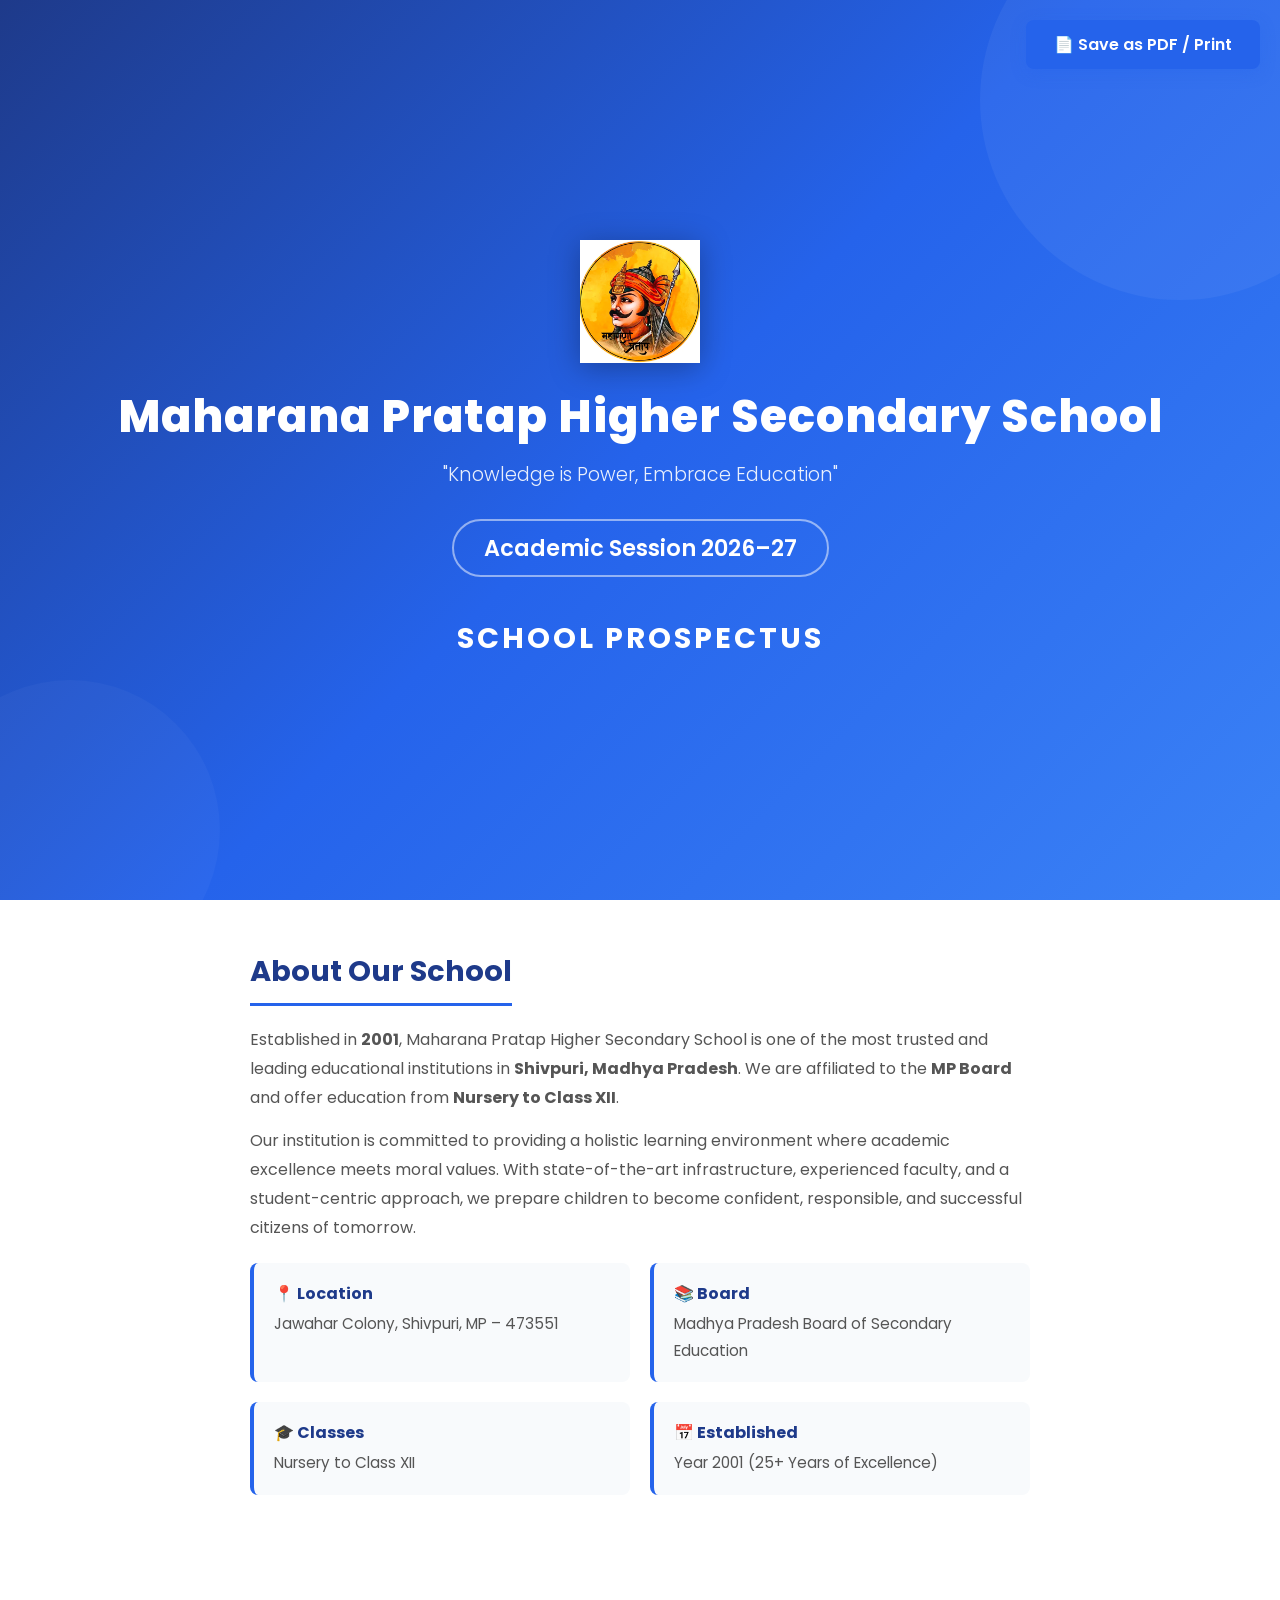
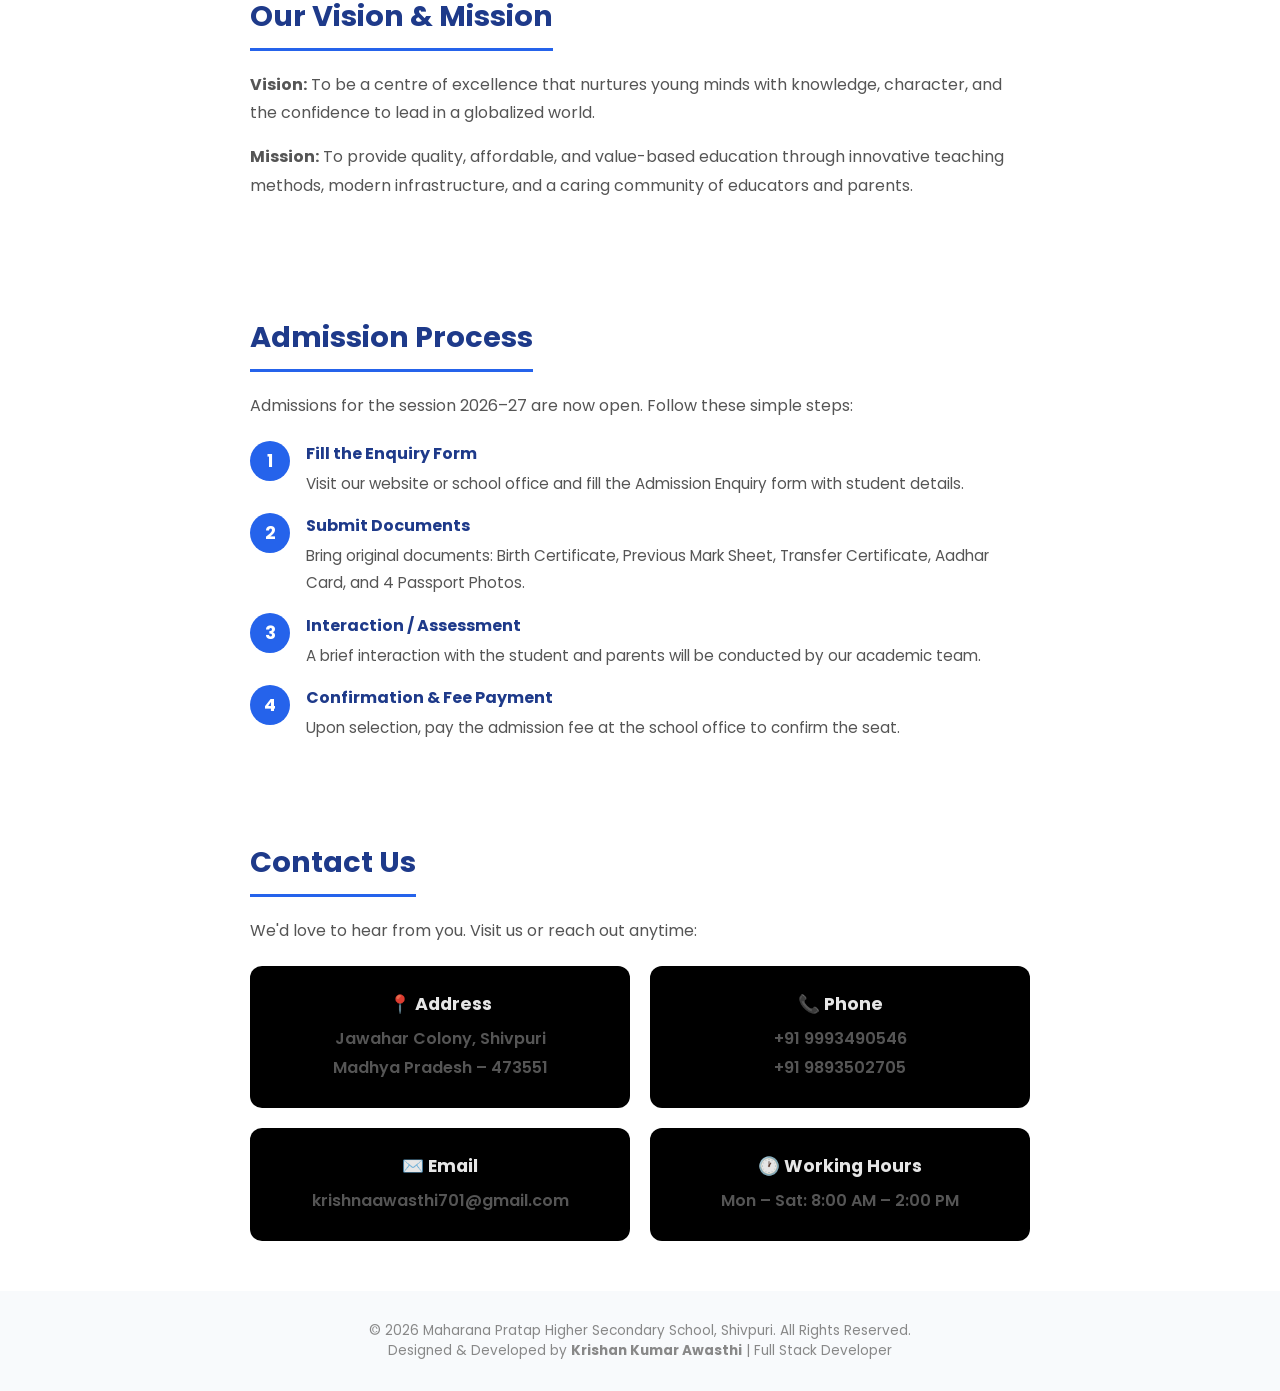
<file: prospectus.html>
<!DOCTYPE html>
<html lang="en">

<head>
    <meta charset="UTF-8">
    <meta name="viewport" content="width=device-width, initial-scale=1.0">
    <title>School Prospectus - Maharana Pratap H.S. School</title>
    <link href="https://fonts.googleapis.com/css2?family=Poppins:wght@300;400;500;600;700;800&display=swap"
        rel="stylesheet">
    <style>
        * {
            margin: 0;
            padding: 0;
            box-sizing: border-box;
        }

        body {
            font-family: 'Poppins', sans-serif;
            background: #fff;
            color: #333;
        }

        /* Print Optimization */
        @media print {
            body {
                -webkit-print-color-adjust: exact;
                print-color-adjust: exact;
            }

            .no-print {
                display: none !important;
            }

            .page-break {
                page-break-after: always;
            }
        }

        .print-btn {
            position: fixed;
            top: 20px;
            right: 20px;
            z-index: 999;
            padding: 12px 28px;
            background: #2563eb;
            color: #fff;
            border: none;
            border-radius: 8px;
            font-size: 1rem;
            font-weight: 600;
            cursor: pointer;
            font-family: 'Poppins', sans-serif;
            box-shadow: 0 4px 15px rgba(37, 99, 235, 0.3);
        }

        .print-btn:hover {
            background: #1d4ed8;
        }

        /* Cover Page */
        .cover {
            min-height: 100vh;
            display: flex;
            flex-direction: column;
            align-items: center;
            justify-content: center;
            text-align: center;
            background: linear-gradient(135deg, #1e3a8a 0%, #2563eb 50%, #3b82f6 100%);
            color: #fff;
            padding: 40px;
            position: relative;
            overflow: hidden;
        }

        .cover::before {
            content: '';
            position: absolute;
            width: 400px;
            height: 400px;
            border-radius: 50%;
            background: rgba(255, 255, 255, 0.05);
            top: -100px;
            right: -100px;
        }

        .cover::after {
            content: '';
            position: absolute;
            width: 300px;
            height: 300px;
            border-radius: 50%;
            background: rgba(255, 255, 255, 0.03);
            bottom: -80px;
            left: -80px;
        }

        .cover img {
            width: 120px;
            margin-bottom: 20px;
            filter: drop-shadow(0 5px 15px rgba(0, 0, 0, 0.3));
        }

        .cover h1 {
            font-size: 2.8rem;
            font-weight: 800;
            letter-spacing: 1px;
            margin-bottom: 10px;
        }

        .cover .tagline {
            font-size: 1.2rem;
            font-weight: 300;
            opacity: 0.9;
            margin-bottom: 30px;
        }

        .cover .session {
            font-size: 1.4rem;
            font-weight: 600;
            padding: 10px 30px;
            border: 2px solid rgba(255, 255, 255, 0.5);
            border-radius: 50px;
            display: inline-block;
        }

        .cover .doc-title {
            font-size: 1.8rem;
            font-weight: 700;
            margin-top: 40px;
            letter-spacing: 3px;
        }

        /* Section Styles */
        .section {
            padding: 50px 60px;
            max-width: 900px;
            margin: 0 auto;
        }

        .section-title {
            font-size: 1.8rem;
            font-weight: 700;
            color: #1e3a8a;
            margin-bottom: 20px;
            padding-bottom: 10px;
            border-bottom: 3px solid #2563eb;
            display: inline-block;
        }

        .section p {
            font-size: 1rem;
            line-height: 1.8;
            color: #555;
            margin-bottom: 15px;
        }

        /* About Grid */
        .info-grid {
            display: grid;
            grid-template-columns: 1fr 1fr;
            gap: 20px;
            margin-top: 20px;
        }

        .info-box {
            background: #f8fafc;
            border-left: 4px solid #2563eb;
            padding: 18px 20px;
            border-radius: 8px;
        }

        .info-box h4 {
            color: #1e3a8a;
            font-size: 1rem;
            margin-bottom: 4px;
        }

        .info-box p {
            font-size: 0.95rem;
            margin: 0;
            color: #555;
        }

        /* Facilities List */
        .facilities-list {
            display: grid;
            grid-template-columns: 1fr 1fr;
            gap: 12px;
            margin-top: 20px;
        }

        .facility-item {
            display: flex;
            align-items: center;
            gap: 10px;
            padding: 12px 16px;
            background: #eff6ff;
            border-radius: 8px;
        }

        .facility-icon {
            width: 40px;
            height: 40px;
            background: #2563eb;
            color: #fff;
            border-radius: 50%;
            display: flex;
            align-items: center;
            justify-content: center;
            font-size: 1rem;
            font-weight: 700;
            flex-shrink: 0;
        }

        .facility-item span {
            font-size: 0.95rem;
            font-weight: 500;
            color: #333;
        }

        /* Fee Table */
        table {
            width: 100%;
            border-collapse: collapse;
            margin-top: 20px;
            font-size: 0.95rem;
        }

        thead {
            background: #2563eb;
            color: #fff;
        }

        th,
        td {
            padding: 12px 16px;
            text-align: left;
            border: 1px solid #e2e8f0;
        }

        tbody tr:nth-child(even) {
            background: #f8fafc;
        }

        tbody tr:hover {
            background: #eff6ff;
        }

        /* Admission Process */
        .steps {
            display: flex;
            flex-direction: column;
            gap: 16px;
            margin-top: 20px;
        }

        .step {
            display: flex;
            gap: 16px;
            align-items: flex-start;
        }

        .step-number {
            width: 40px;
            height: 40px;
            background: #2563eb;
            color: #fff;
            border-radius: 50%;
            display: flex;
            align-items: center;
            justify-content: center;
            font-weight: 700;
            font-size: 1.1rem;
            flex-shrink: 0;
        }

        .step-content h4 {
            color: #1e3a8a;
            margin-bottom: 4px;
        }

        .step-content p {
            margin: 0;
            font-size: 0.95rem;
        }

        /* Contact Section */
        .contact-grid {
            display: grid;
            grid-template-columns: 1fr 1fr;
            gap: 20px;
            margin-top: 20px;
        }

        .contact-card {
            background: black;
            color: #fff;
            padding: 25px;
            border-radius: 12px;
            text-align: center;
        }

        .contact-card h4 {
            font-size: 1.1rem;
            margin-bottom: 8px;
            opacity: 0.9;
        }

        .contact-card p {
            font-size: 1rem;
            font-weight: 600;
            margin: 0;
        }

        /* Footer */
        .prospectus-footer {
            text-align: center;
            padding: 30px;
            background: #f8fafc;
            color: #888;
            font-size: 0.85rem;
        }
    </style>
</head>

<body>

    <!-- Print Button -->
    <button class="print-btn no-print" onclick="window.print()">📄 Save as PDF / Print</button>

    <!-- COVER PAGE -->
    <div class="cover">
        <img src="Screenshot (11).png" alt="School Logo">
        <h1>Maharana Pratap Higher Secondary School</h1>
        <p class="tagline">"Knowledge is Power, Embrace Education"</p>
        <p class="session">Academic Session 2026–27</p>
        <p class="doc-title">SCHOOL PROSPECTUS</p>
    </div>

    <div class="page-break"></div>

    <!-- ABOUT THE SCHOOL -->
    <div class="section">
        <h2 class="section-title">About Our School</h2>
        <p>
            Established in <strong>2001</strong>, Maharana Pratap Higher Secondary School is one of the most trusted and
            leading educational institutions in <strong>Shivpuri, Madhya Pradesh</strong>. We are affiliated to the
            <strong>MP Board</strong> and offer education from <strong>Nursery to Class XII</strong>.
        </p>
        <p>
            Our institution is committed to providing a holistic learning environment where academic excellence meets
            moral values. With state-of-the-art infrastructure, experienced faculty, and a student-centric approach, we
            prepare children to become confident, responsible, and successful citizens of tomorrow.
        </p>

        <div class="info-grid">
            <div class="info-box">
                <h4>📍 Location</h4>
                <p>Jawahar Colony, Shivpuri, MP – 473551</p>
            </div>
            <div class="info-box">
                <h4>📚 Board</h4>
                <p>Madhya Pradesh Board of Secondary Education</p>
            </div>
            <div class="info-box">
                <h4>🎓 Classes</h4>
                <p>Nursery to Class XII</p>
            </div>
            <div class="info-box">
                <h4>📅 Established</h4>
                <p>Year 2001 (25+ Years of Excellence)</p>
            </div>
        </div>
    </div>

    <!-- VISION & MISSION -->
    <div class="section">
        <h2 class="section-title">Our Vision & Mission</h2>
        <p><strong>Vision:</strong> To be a centre of excellence that nurtures young minds with knowledge, character,
            and the confidence to lead in a globalized world.</p>
        <p><strong>Mission:</strong> To provide quality, affordable, and value-based education through innovative
            teaching methods, modern infrastructure, and a caring community of educators and parents.</p>
    </div>

    <div class="page-break"></div>

    <!-- ADMISSION PROCESS -->
    <div class="section">
        <h2 class="section-title">Admission Process</h2>
        <p>Admissions for the session 2026–27 are now open. Follow these simple steps:</p>

        <div class="steps">
            <div class="step">
                <div class="step-number">1</div>
                <div class="step-content">
                    <h4>Fill the Enquiry Form</h4>
                    <p>Visit our website or school office and fill the Admission Enquiry form with student details.</p>
                </div>
            </div>
            <div class="step">
                <div class="step-number">2</div>
                <div class="step-content">
                    <h4>Submit Documents</h4>
                    <p>Bring original documents: Birth Certificate, Previous Mark Sheet, Transfer Certificate, Aadhar
                        Card, and 4 Passport Photos.</p>
                </div>
            </div>
            <div class="step">
                <div class="step-number">3</div>
                <div class="step-content">
                    <h4>Interaction / Assessment</h4>
                    <p>A brief interaction with the student and parents will be conducted by our academic team.</p>
                </div>
            </div>
            <div class="step">
                <div class="step-number">4</div>
                <div class="step-content">
                    <h4>Confirmation & Fee Payment</h4>
                    <p>Upon selection, pay the admission fee at the school office to confirm the seat.</p>
                </div>
            </div>
        </div>
    </div>

    <!-- CONTACT -->
    <div class="section">
        <h2 class="section-title">Contact Us</h2>
        <p>We'd love to hear from you. Visit us or reach out anytime:</p>

        <div class="contact-grid">
            <div class="contact-card">
                <h4>📍 Address</h4>
                <p>Jawahar Colony, Shivpuri<br>Madhya Pradesh – 473551</p>
            </div>
            <div class="contact-card">
                <h4>📞 Phone</h4>
                <p>+91 9993490546<br>+91 9893502705</p>
            </div>
            <div class="contact-card">
                <h4>✉️ Email</h4>
                <p>krishnaawasthi701@gmail.com</p>
            </div>
            <div class="contact-card">
                <h4>🕐 Working Hours</h4>
                <p>Mon – Sat: 8:00 AM – 2:00 PM</p>
            </div>
        </div>
    </div>

    <!-- FOOTER -->
    <div class="prospectus-footer">
        <p>© 2026 Maharana Pratap Higher Secondary School, Shivpuri. All Rights Reserved.</p>
        <p>Designed & Developed by <strong>Krishan Kumar Awasthi</strong> | Full Stack Developer</p>
    </div>

</body>

</html>
</file>
